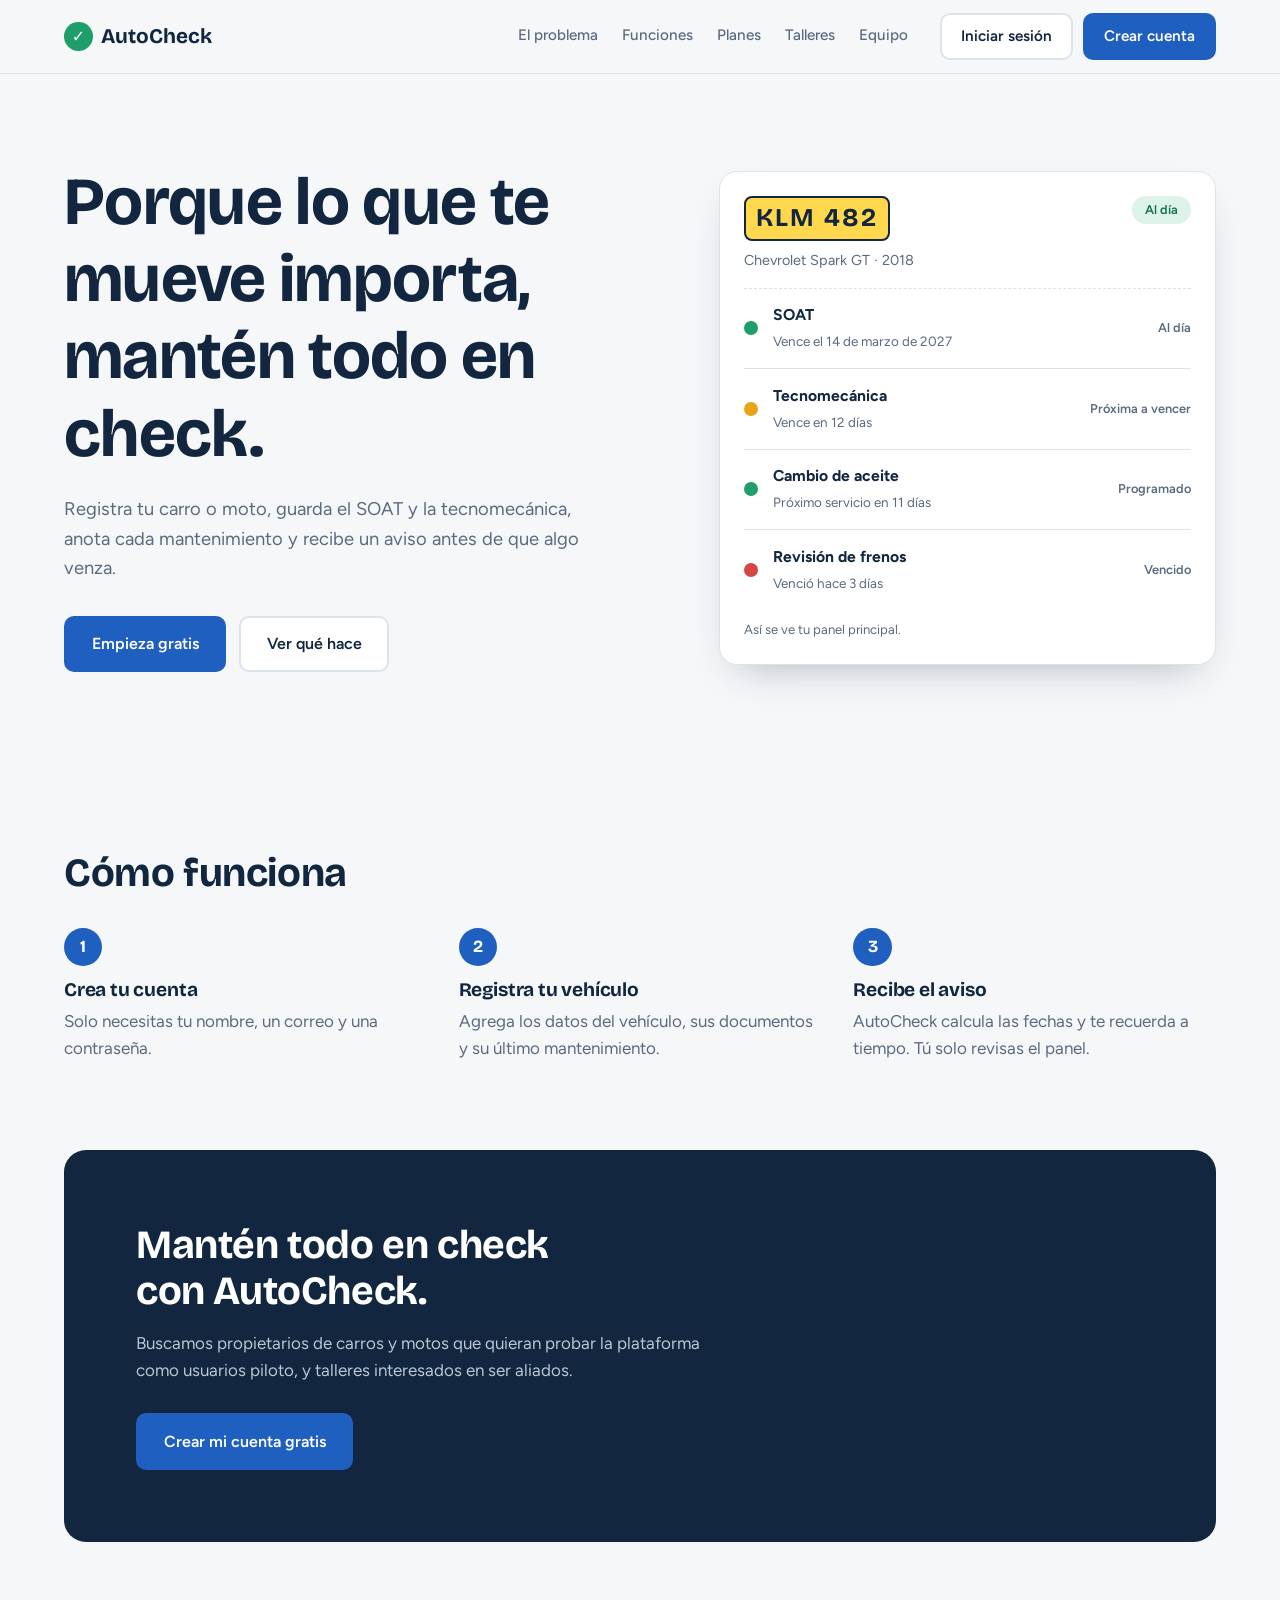
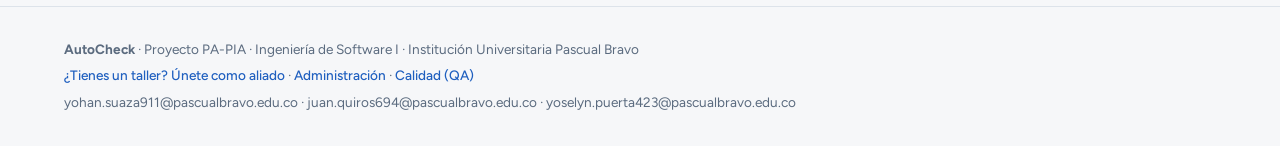
<file: index.html>
<!DOCTYPE html>
<html lang="es">
<head>
<meta charset="UTF-8">
<meta name="viewport" content="width=device-width, initial-scale=1">
<title>AutoCheck – Mantén todo en check</title>
<meta name="description" content="AutoCheck centraliza el mantenimiento y los documentos de tu carro o moto y te avisa antes de que algo venza.">
<link rel="preconnect" href="https://fonts.googleapis.com">
<link rel="preconnect" href="https://fonts.gstatic.com" crossorigin>
<link href="https://fonts.googleapis.com/css2?family=Bricolage+Grotesque:opsz,wght@12..96,500;12..96,700&family=Figtree:wght@400;500;600&display=swap" rel="stylesheet">
<link rel="stylesheet" href="styles.css">
</head>
<body class="landing">

<header class="nav nav-landing">
  <a class="logo" href="#inicio"><span class="logo-mark">✓</span>AutoCheck</a>
  <nav aria-label="Secciones">
    <a href="#problema">El problema</a>
    <a href="#funciones">Funciones</a>
    <a href="#planes">Planes</a>
    <a href="#talleres">Talleres</a>
    <a href="#equipo">Equipo</a>
  </nav>
  <div class="nav-actions">
    <a class="btn btn-ghost" href="app.html">Iniciar sesión</a>
    <a class="btn btn-solid" href="app.html#registro">Crear cuenta</a>
  </div>
</header>

<main id="inicio">

  <!-- Vista: Inicio -->
  <div class="vista" id="vista-inicio">
    <section class="hero">
      <div class="hero-text">
        <h1>Porque lo que te mueve importa, mantén todo en check.</h1>
        <p class="lead">Registra tu carro o moto, guarda el SOAT y la tecnomecánica, anota cada mantenimiento y recibe un aviso antes de que algo venza.</p>
        <div class="hero-cta">
          <a class="btn btn-solid btn-lg" href="app.html#registro">Empieza gratis</a>
          <a class="btn btn-ghost btn-lg" href="#funciones">Ver qué hace</a>
        </div>
      </div>

      <aside class="status-card" aria-label="Ejemplo del estado de un vehículo">
        <div class="status-head">
          <div>
            <p class="plate">KLM 482</p>
            <p class="car">Chevrolet Spark GT · 2018</p>
          </div>
          <span class="pill pill-ok">Al día</span>
        </div>
        <ul class="checks">
          <li><span class="dot ok"></span><div><b>SOAT</b><small>Vence el 14 de marzo de 2027</small></div><em>Al día</em></li>
          <li><span class="dot warn"></span><div><b>Tecnomecánica</b><small>Vence en 12 días</small></div><em>Próxima a vencer</em></li>
          <li><span class="dot ok"></span><div><b>Cambio de aceite</b><small>Próximo servicio en 11 días</small></div><em>Programado</em></li>
          <li><span class="dot bad"></span><div><b>Revisión de frenos</b><small>Venció hace 3 días</small></div><em>Vencido</em></li>
        </ul>
        <p class="status-note">Así se ve tu panel principal.</p>
      </aside>
    </section>

    <section class="section" id="como-funciona">
      <h2>Cómo funciona</h2>
      <ol class="steps">
        <li><h3>Crea tu cuenta</h3><p>Solo necesitas tu nombre, un correo y una contraseña.</p></li>
        <li><h3>Registra tu vehículo</h3><p>Agrega los datos del vehículo, sus documentos y su último mantenimiento.</p></li>
        <li><h3>Recibe el aviso</h3><p>AutoCheck calcula las fechas y te recuerda a tiempo. Tú solo revisas el panel.</p></li>
      </ol>
    </section>
  </div>

  <!-- Vista: El problema -->
  <div class="vista" id="vista-problema" hidden>
    <section class="section" id="problema">
      <h2>Un olvido pequeño sale caro</h2>
      <div class="problem">
        <p class="problem-intro">Casi todos llevamos el control del vehículo en recordatorios sueltos del celular, papeles guardados en la guantera o en la memoria. Cuando la información está dispersa, es fácil pasar por alto una fecha.</p>
        <ul class="costs">
          <li><b>Multas</b> por circular con el SOAT o la tecnomecánica vencidos.</li>
          <li><b>Gastos inesperados</b> por un mantenimiento que se aplazó demasiado.</li>
          <li><b>Fallas mecánicas</b> que ponen en riesgo a quien conduce.</li>
          <li><b>Tiempo perdido</b> buscando cuándo se hizo el último cambio de aceite.</li>
        </ul>
      </div>
    </section>
  </div>

  <!-- Vista: Funciones -->
  <div class="vista" id="vista-funciones" hidden>
    <section class="section band" id="funciones">
      <h2>Todo tu vehículo en un solo lugar</h2>
      <div class="features">
        <article>
          <h3>Registro de vehículos</h3>
          <p>Guarda tipo, marca, modelo, año, placa y kilometraje de tu carro o tu moto.</p>
        </article>
        <article>
          <h3>Historial de mantenimiento</h3>
          <p>Anota aceite, frenos, llantas y otros servicios. Verás el más reciente primero.</p>
        </article>
        <article>
          <h3>Control de documentos</h3>
          <p>Registra el SOAT y la tecnomecánica con su fecha de expedición y de vencimiento.</p>
        </article>
        <article>
          <h3>Recordatorios con anticipación</h3>
          <p>Te avisamos con tiempo antes de cada vencimiento y de cada mantenimiento, por notificación y por correo.</p>
        </article>
      </div>
    </section>
  </div>

  <!-- Vista: Planes -->
  <div class="vista" id="vista-planes" hidden>
    <section class="section band" id="planes">
      <h2>Empieza gratis, crece cuando lo necesites</h2>
      <div class="plans">
        <article class="plan">
          <h3>Gratis</h3>
          <p class="price">$0</p>
          <ul>
            <li>1 vehículo</li>
            <li>Mantenimientos y documentos</li>
            <li>Recordatorios básicos</li>
          </ul>
          <a class="btn btn-ghost" href="app.html#registro">Crear cuenta gratis</a>
        </article>
        <article class="plan plan-premium">
          <h3>Premium</h3>
          <p class="price">Suscripción mensual</p>
          <ul>
            <li>Varios vehículos</li>
            <li>Historial detallado</li>
            <li>Recordatorios avanzados</li>
          </ul>
          <a class="btn btn-solid" href="app.html#registro">Probar Premium</a>
        </article>
      </div>
      <p class="plans-note">Inicialmente para propietarios particulares en Colombia. Más adelante: conductores independientes, empresas con flotas y talleres aliados.</p>
    </section>
  </div>

  <!-- Vista: Talleres aliados -->
  <div class="vista" id="vista-talleres" hidden>
    <section class="section band" id="talleres">
      <h2>¿Tienes un taller? Únete como aliado</h2>
      <p class="lead">Los propietarios que tengan un mantenimiento próximo verán tu taller recomendado según los servicios que ofreces, y podrán pedir una cita contigo desde AutoCheck. Esta función hace parte de una fase futura de la plataforma.</p>
      <ol class="steps">
        <li><h3>Envía tu solicitud</h3><p>Llena el formulario con el nombre, la dirección, la ciudad, el teléfono y los servicios que ofreces.</p></li>
        <li><h3>El administrador la revisa</h3><p>AutoCheck acepta o rechaza cada solicitud antes de que el taller aparezca como aliado.</p></li>
        <li><h3>Recibe clientes</h3><p>Cuando un propietario pide una cita, el administrador la aprueba y te notificamos.</p></li>
      </ol>
      <div class="hero-cta" style="margin-top:2.5rem">
        <a class="btn btn-solid btn-lg" href="taller.html">Enviar solicitud como taller</a>
      </div>
    </section>
  </div>

  <!-- Vista: Equipo -->
  <div class="vista" id="vista-equipo" hidden>
    <section class="section" id="equipo">
      <h2>El equipo detrás de AutoCheck</h2>
      <div class="team">
        <article>
          <h3>Yohan Felipe Suaza Cano</h3>
          <p class="role">CEO</p>
          <p>Dirige el proyecto, define los objetivos y coordina las áreas. Representa a AutoCheck ante clientes, aliados e inversionistas.</p>
        </article>
        <article>
          <h3>Juan José Quiros Usma</h3>
          <p class="role">CTO</p>
          <p>Lidera el desarrollo tecnológico, elige las tecnologías y se encarga de la seguridad de la aplicación.</p>
        </article>
        <article>
          <h3>Yoselyn Puerta Vélez</h3>
          <p class="role">CMO</p>
          <p>Estudia las necesidades de los usuarios, diseña las estrategias de marketing y construye alianzas comerciales.</p>
        </article>
      </div>
    </section>
  </div>

  <!-- Llamado a la acción: se muestra al final de todas las vistas -->
  <section class="cta">
    <h2>Mantén todo en check con AutoCheck.</h2>
    <p>Buscamos propietarios de carros y motos que quieran probar la plataforma como usuarios piloto, y talleres interesados en ser aliados.</p>
    <a class="btn btn-solid btn-lg" href="app.html#registro">Crear mi cuenta gratis</a>
  </section>

</main>

<footer class="footer">
  <p><b>AutoCheck</b> · Proyecto PA-PIA · Ingeniería de Software I · Institución Universitaria Pascual Bravo</p>
  <p><a href="taller.html">¿Tienes un taller? Únete como aliado</a> · <a href="admin.html">Administración</a> · <a href="calidad.html">Calidad (QA)</a></p>
  <p>yohan.suaza911@pascualbravo.edu.co · juan.quiros694@pascualbravo.edu.co · yoselyn.puerta423@pascualbravo.edu.co</p>
</footer>

<script src="index.js"></script>
</body>
</html>
</file>
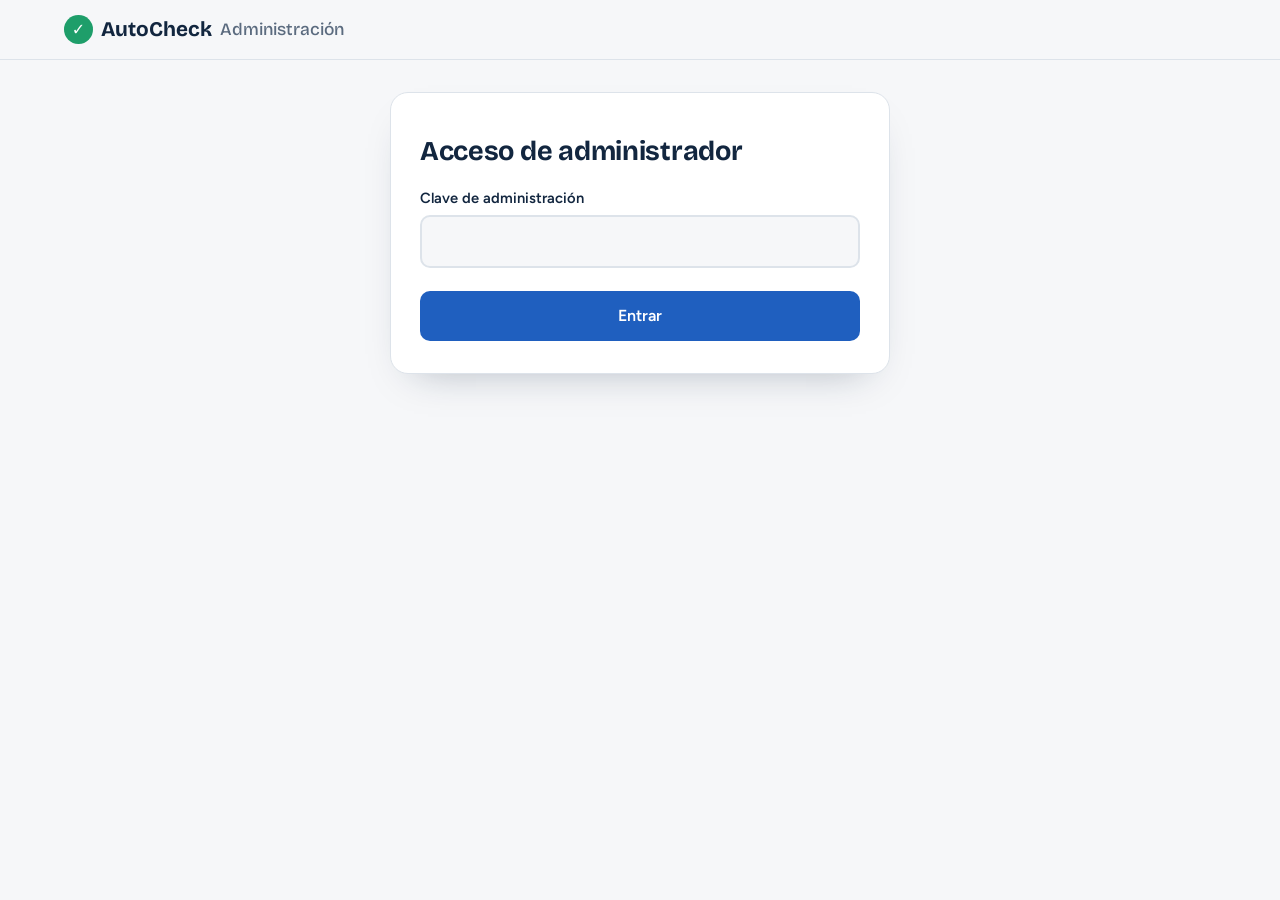
<file: admin.html>
<!DOCTYPE html>
<html lang="es">
<head>
<meta charset="UTF-8">
<meta name="viewport" content="width=device-width, initial-scale=1">
<title>AutoCheck – Administración</title>
<link rel="preconnect" href="https://fonts.googleapis.com">
<link rel="preconnect" href="https://fonts.gstatic.com" crossorigin>
<link href="https://fonts.googleapis.com/css2?family=Bricolage+Grotesque:opsz,wght@12..96,500;12..96,700&family=Figtree:wght@400;500;600&display=swap" rel="stylesheet">
<link rel="stylesheet" href="styles.css">
<link rel="stylesheet" href="app.css">
</head>
<body class="app-body">
<header class="nav">
  <button class="btn btn-ghost btn-menu" id="btn-menu" type="button" aria-controls="admin-menu" aria-expanded="true" hidden><span aria-hidden="true">☰</span> Menú</button>
  <a class="logo" href="index.html"><span class="logo-mark">✓</span>AutoCheck <small style="font-weight:500;color:var(--muted)">Administración</small></a>
  <div class="nav-actions" style="margin-left:auto"><button class="btn btn-ghost" id="btn-salir-admin" type="button" hidden>Cerrar sesión</button></div>
</header>

<main class="auth" id="admin-acceso" style="min-height:70vh">
  <div class="auth-card">
    <h1>Acceso de administrador</h1>
    <form id="form-admin" novalidate>
      <p class="form-error" id="admin-error" role="alert" hidden></p>
      <div class="field">
        <label for="admin-pin">Clave de administración</label>
        <input id="admin-pin" type="password" autocomplete="off">
      </div>
      <button class="btn btn-solid btn-lg btn-full" type="submit">Entrar</button>
    </form>
  </div>
</main>

<div class="admin-layout" id="admin-panel" hidden>

  <!-- Menú lateral -->
  <aside class="admin-menu" id="admin-menu" aria-label="Menú de administración">
    <div class="admin-menu-top">
      <span class="admin-menu-titulo">Administración</span>
      <button class="admin-menu-cerrar" id="btn-menu-cerrar" type="button" aria-label="Cerrar menú">✕</button>
    </div>
    <nav>
      <button class="menu-item" type="button" data-sec="seguridad"><span>Seguridad</span></button>
      <button class="menu-item" type="button" data-sec="datos"><span>Datos almacenados</span></button>
      <button class="menu-item" type="button" data-sec="solicitudes"><span>Solicitudes de talleres</span><span class="badge prog" id="menu-sol-badge" hidden></span></button>
      <button class="menu-item" type="button" data-sec="talleres"><span>Talleres aliados</span></button>
      <button class="menu-item" type="button" data-sec="citas"><span>Citas en talleres</span><span class="badge prog" id="menu-cita-badge" hidden></span></button>
      <button class="menu-item" type="button" data-sec="respaldo"><span>Copia de respaldo</span></button>
    </nav>
  </aside>
  <div class="admin-fondo" id="admin-fondo"></div>

  <!-- Contenido -->
  <main class="admin-main">

    <!-- Seguridad -->
    <section class="admin-sec" id="sec-seguridad">
      <h1>Seguridad</h1>
      <p class="lead">Estado de seguridad del sistema. Es una vista de prototipo: los datos viven en este navegador.</p>
      <div id="admin-estado" class="historial"></div>
    </section>

    <!-- Datos almacenados -->
    <section class="admin-sec" id="sec-datos" hidden>
      <h1>Datos almacenados</h1>
      <p class="detalle-txt">Haz clic en un recuadro para ver el detalle de esos datos.</p>
      <dl class="ficha" id="admin-conteos"></dl>

      <!-- Detalle de la colección elegida (los usuarios se pueden editar) -->
      <section id="admin-detalle" class="bloque" hidden>
        <div class="panel-top">
          <h2 class="sub" id="detalle-titulo" style="margin:0"></h2>
          <button class="btn btn-ghost" id="btn-cerrar-detalle" type="button">Cerrar detalle</button>
        </div>
        <p class="ok-msg" id="ua-ok" role="status" hidden>Datos del usuario actualizados y operación registrada.</p>

        <form id="form-usuario-admin" class="card-form" novalidate hidden>
          <h3>Editar usuario</h3>
          <div class="grid2">
            <div class="field">
              <label for="au-nombre">Nombre</label>
              <input id="au-nombre" type="text" maxlength="50">
              <p class="field-error" data-for="au-nombre"></p>
            </div>
            <div class="field">
              <label for="au-apellido">Apellido</label>
              <input id="au-apellido" type="text" maxlength="50">
              <p class="field-error" data-for="au-apellido"></p>
            </div>
            <div class="field">
              <label for="au-tipodoc">Tipo de documento</label>
              <select id="au-tipodoc">
                <option value="CC">Cédula de ciudadanía</option>
                <option value="CE">Cédula de extranjería</option>
                <option value="TI">Tarjeta de identidad</option>
                <option value="PA">Pasaporte</option>
              </select>
            </div>
            <div class="field">
              <label for="au-documento">Número de documento</label>
              <input id="au-documento" type="text">
              <p class="field-error" data-for="au-documento"></p>
            </div>
            <div class="field">
              <label for="au-correo">Correo electrónico</label>
              <input id="au-correo" type="email">
              <p class="field-error" data-for="au-correo"></p>
            </div>
            <div class="field">
              <label for="au-tel">Teléfono (opcional)</label>
              <input id="au-tel" type="tel" inputmode="numeric">
              <p class="field-error" data-for="au-tel"></p>
            </div>
            <div class="field">
              <label for="au-plan">Plan</label>
              <select id="au-plan"><option value="gratis">Gratis</option><option value="premium">Premium</option></select>
            </div>
          </div>
          <div class="acciones">
            <button class="btn btn-solid" type="submit">Guardar cambios</button>
            <button class="btn btn-ghost" id="btn-cancelar-ua" type="button">Cancelar</button>
          </div>
        </form>

        <div id="detalle-lista" class="historial"></div>
      </section>
    </section>

    <!-- Solicitudes de talleres -->
    <section class="admin-sec" id="sec-solicitudes" hidden>
      <div class="panel-top">
        <h1>Solicitudes de talleres <span class="badge prog" id="sol-badge"></span></h1>
      </div>
      <div id="admin-solicitudes" class="historial"></div>
    </section>

    <!-- Talleres aliados -->
    <section class="admin-sec" id="sec-talleres" hidden>
      <div class="panel-top">
        <h1>Talleres aliados</h1>
        <a class="btn btn-ghost" href="taller.html">Ver formulario de solicitud</a>
      </div>
      <div id="admin-talleres" class="historial"></div>
    </section>

    <!-- Citas en talleres -->
    <section class="admin-sec" id="sec-citas" hidden>
      <div class="panel-top">
        <h1>Citas en talleres <span class="badge prog" id="cita-badge"></span></h1>
      </div>
      <p class="lead">Los propietarios piden citas en los talleres aliados y las solicitudes llegan aquí. Puedes aprobarlas tal como llegan, cambiarlas (taller, fecha u hora) o rechazarlas. Al aprobar, se notifica al taller.</p>
      <p class="ok-msg" id="cita-ok" role="status" hidden></p>

      <form id="form-cita-admin" class="card-form" novalidate hidden>
        <h3 id="cita-form-titulo">Cambiar cita</h3>
        <p class="detalle-txt" id="cita-form-resumen"></p>
        <div class="grid2">
          <div class="field">
            <label for="ca-taller">Taller</label>
            <select id="ca-taller"></select>
            <p class="field-error" data-for="ca-taller"></p>
          </div>
          <div class="field">
            <label for="ca-fecha">Fecha</label>
            <input id="ca-fecha" type="date">
            <p class="field-error" data-for="ca-fecha"></p>
          </div>
          <div class="field">
            <label for="ca-hora">Hora</label>
            <input id="ca-hora" type="time" min="07:00" max="18:00">
            <p class="field-error" data-for="ca-hora"></p>
          </div>
        </div>
        <div class="field">
          <label for="ca-nota">Mensaje para el propietario (opcional)</label>
          <textarea id="ca-nota" rows="3" maxlength="300"></textarea>
          <p class="hint">Máximo 300 caracteres.</p>
        </div>
        <div class="acciones">
          <button class="btn btn-solid" type="submit">Aprobar con estos datos</button>
          <button class="btn btn-ghost" id="btn-cancelar-ca" type="button">Cancelar</button>
        </div>
      </form>

      <div id="admin-citas" class="historial"></div>
    </section>

    <!-- Copia de respaldo -->
    <section class="admin-sec" id="sec-respaldo" hidden>
      <h1>Copia de respaldo</h1>
      <p class="lead">Descarga un archivo con todos los datos de AutoCheck guardados en este navegador.</p>
      <p class="ok-msg" id="respaldo-ok" role="status" hidden></p>
      <p class="form-error" id="respaldo-error" role="alert" hidden></p>
      <button class="btn btn-solid" id="btn-respaldo" type="button">Generar copia de respaldo</button>
      <h2 class="sub">Registro de operaciones</h2>
      <div id="admin-log" class="historial"></div>
    </section>

  </main>
</div>
<script src="admin.js"></script>
</body>
</html>
</file>
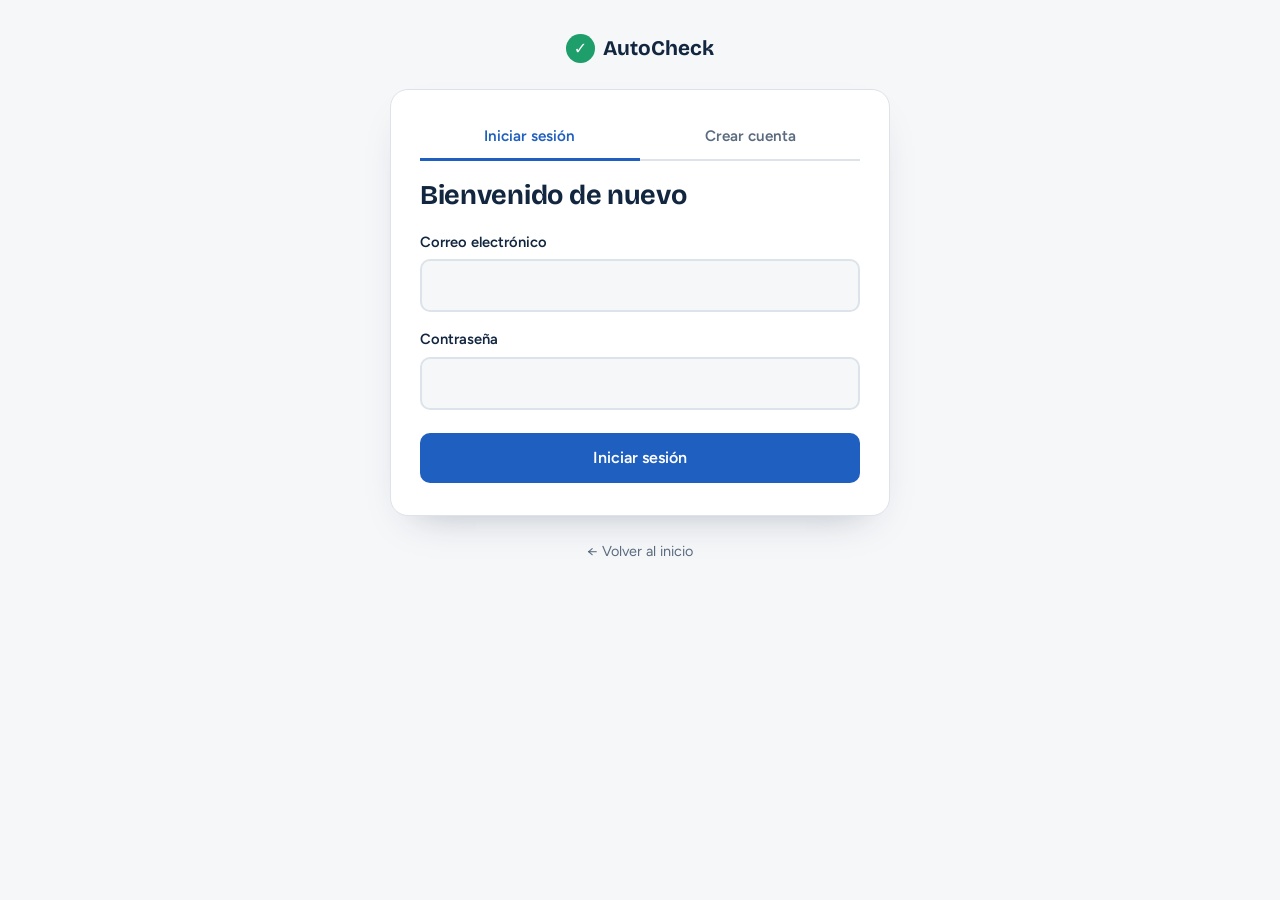
<file: app.html>
<!DOCTYPE html>
<html lang="es">
<head>
<meta charset="UTF-8">
<meta name="viewport" content="width=device-width, initial-scale=1">
<title>AutoCheck – Mi cuenta</title>
<link rel="preconnect" href="https://fonts.googleapis.com">
<link rel="preconnect" href="https://fonts.gstatic.com" crossorigin>
<link href="https://fonts.googleapis.com/css2?family=Bricolage+Grotesque:opsz,wght@12..96,500;12..96,700&family=Figtree:wght@400;500;600&display=swap" rel="stylesheet">
<link rel="stylesheet" href="styles.css">
<link rel="stylesheet" href="app.css">
</head>
<body class="app-body">

<!-- Vista: acceso (CU-01 Registrarse, CU-02 Iniciar sesión) -->
<main id="vista-auth" class="auth" hidden>
  <a class="logo" href="index.html"><span class="logo-mark">✓</span>AutoCheck</a>

  <div class="auth-card">
    <div class="tabs" role="tablist">
      <button role="tab" id="tab-login" aria-controls="form-login" class="tab">Iniciar sesión</button>
      <button role="tab" id="tab-registro" aria-controls="form-registro" class="tab">Crear cuenta</button>
    </div>

    <form id="form-login" role="tabpanel" aria-labelledby="tab-login" novalidate>
      <h1>Bienvenido de nuevo</h1>
      <p class="form-error" id="login-error" role="alert" hidden></p>
      <div class="field">
        <label for="login-correo">Correo electrónico</label>
        <input id="login-correo" type="email" autocomplete="email" required>
      </div>
      <div class="field">
        <label for="login-clave">Contraseña</label>
        <input id="login-clave" type="password" autocomplete="current-password" required>
      </div>
      <button class="btn btn-solid btn-lg btn-full" type="submit">Iniciar sesión</button>
    </form>

    <form id="form-registro" role="tabpanel" aria-labelledby="tab-registro" novalidate hidden>
      <h1>Crea tu cuenta gratis</h1>
      <p class="form-error" id="registro-error" role="alert" hidden></p>
      <div class="grid2">
        <div class="field">
          <label for="reg-nombre">Nombre</label>
          <input id="reg-nombre" type="text" maxlength="50" autocomplete="given-name" required>
          <p class="field-error" data-for="reg-nombre"></p>
        </div>
        <div class="field">
          <label for="reg-apellido">Apellido</label>
          <input id="reg-apellido" type="text" maxlength="50" autocomplete="family-name" required>
          <p class="field-error" data-for="reg-apellido"></p>
        </div>
      </div>
      <div class="field">
        <label for="reg-tipodoc">Tipo de documento</label>
        <select id="reg-tipodoc">
          <option value="CC">Cédula de ciudadanía</option>
          <option value="CE">Cédula de extranjería</option>
          <option value="TI">Tarjeta de identidad</option>
          <option value="PA">Pasaporte</option>
        </select>
      </div>
      <div class="field">
        <label for="reg-documento">Número de documento</label>
        <input id="reg-documento" type="text" required>
        <p class="field-error" data-for="reg-documento"></p>
      </div>
      <div class="field">
        <label for="reg-correo">Correo electrónico</label>
        <input id="reg-correo" type="email" autocomplete="email" required>
        <p class="field-error" data-for="reg-correo"></p>
      </div>
      <div class="field">
        <label for="reg-telefono">Teléfono (opcional)</label>
        <input id="reg-telefono" type="tel" inputmode="numeric" autocomplete="tel">
        <p class="field-error" data-for="reg-telefono"></p>
      </div>
      <div class="field">
        <label for="reg-clave">Contraseña</label>
        <input id="reg-clave" type="password" minlength="8" autocomplete="new-password" required>
        <p class="hint">Mínimo 8 caracteres.</p>
        <p class="field-error" data-for="reg-clave"></p>
      </div>
      <button class="btn btn-solid btn-lg btn-full" type="submit">Crear cuenta</button>
    </form>
  </div>
  <p class="auth-foot"><a href="index.html">← Volver al inicio</a></p>
</main>

<!-- Vista: panel principal (se completa en los siguientes pasos) -->
<div id="vista-panel" hidden>
  <header class="nav">
    <a class="logo" href="app.html"><span class="logo-mark">✓</span>AutoCheck</a>
    <div class="nav-actions" style="margin-left:auto">
      <span class="pill pill-plan" id="panel-plan"></span>
      <button class="btn btn-ghost" id="btn-perfil" type="button">Mi perfil</button>
      <button class="btn btn-ghost" id="btn-salir" type="button">Cerrar sesión</button>
    </div>
  </header>
  <main class="panel">
    <!-- Lista: CU-04 Consultar vehículo -->
    <section id="sec-lista">
      <div class="panel-top">
        <h1 id="panel-saludo"></h1>
        <button class="btn btn-solid" id="btn-agregar" type="button">Agregar vehículo</button>
      </div>
      <div class="form-error aviso" id="limite-aviso" role="alert" hidden>
        <p>El plan gratuito permite registrar 1 vehículo. La gestión de varios vehículos es parte del plan Premium.</p>
        <button class="btn btn-solid" id="btn-premium" type="button">Activar Premium de prueba</button>
      </div>
      <div class="alerta" id="alerta-doc" role="status" hidden></div>
      <div class="alerta" id="alerta-citas" role="status" hidden></div>
      <h2 class="sub">Mis vehículos</h2>
      <div id="lista-vehiculos" class="vehiculos"></div>
      <section id="vacio" class="empty">
        <h2>Aún no tienes vehículos</h2>
        <p>Registra tu primer carro o moto para empezar a llevar el control.</p>
        <button class="btn btn-solid" id="btn-agregar-vacio" type="button">Agregar vehículo</button>
      </section>

      <!-- CU-09 / CU-10: recordatorios -->
      <section class="bloque" id="bandeja">
        <div class="panel-top">
          <h2 class="sub">Recordatorios</h2>
          <button class="btn btn-ghost" id="btn-avisos" type="button" hidden>Activar avisos del navegador</button>
        </div>
        <p class="detalle-txt">Avisamos con anticipación: documentos a 30, 15 y 5 días del vencimiento; mantenimientos a 15 y 5 días. El correo se simula en esta bandeja.</p>
        <div id="lista-rec" class="historial"></div>
      </section>

      <!-- Citas en talleres: el propietario ve la respuesta del administrador -->
      <section class="bloque" id="bloque-citas-panel">
        <div class="panel-top">
          <h2 class="sub">Mis citas en talleres</h2>
        </div>
        <p class="detalle-txt">Pide una cita desde la ficha de tu vehículo. El administrador de AutoCheck la revisa y la aprueba o la cambia; aquí ves la respuesta.</p>
        <div id="lista-citas-panel" class="historial"></div>
      </section>
    </section>

    <!-- Perfil: el usuario consulta y edita sus datos -->
    <section id="sec-perfil" hidden>
      <button class="link-back" id="btn-volver-perfil" type="button">← Mis vehículos</button>
      <h1>Mi perfil</h1>
      <form id="form-perfil" class="card-form" novalidate>
        <p class="ok-msg" id="perfil-ok" role="status" hidden>Tus datos se actualizaron.</p>
        <div class="grid2">
          <div class="field">
            <label for="p-nombre">Nombre</label>
            <input id="p-nombre" type="text" maxlength="50">
            <p class="field-error" data-for="p-nombre"></p>
          </div>
          <div class="field">
            <label for="p-apellido">Apellido</label>
            <input id="p-apellido" type="text" maxlength="50">
            <p class="field-error" data-for="p-apellido"></p>
          </div>
          <div class="field">
            <label for="p-tipodoc">Tipo de documento</label>
            <select id="p-tipodoc">
              <option value="CC">Cédula de ciudadanía</option>
              <option value="CE">Cédula de extranjería</option>
              <option value="TI">Tarjeta de identidad</option>
              <option value="PA">Pasaporte</option>
            </select>
          </div>
          <div class="field">
            <label for="p-documento">Número de documento</label>
            <input id="p-documento" type="text">
            <p class="field-error" data-for="p-documento"></p>
          </div>
          <div class="field">
            <label for="p-correo">Correo electrónico</label>
            <input id="p-correo" type="email">
            <p class="field-error" data-for="p-correo"></p>
          </div>
          <div class="field">
            <label for="p-tel">Teléfono (opcional)</label>
            <input id="p-tel" type="tel" inputmode="numeric">
            <p class="field-error" data-for="p-tel"></p>
          </div>
        </div>
        <button class="btn btn-solid btn-lg" type="submit">Guardar cambios</button>
      </form>
    </section>

    <!-- Formulario: CU-03 Registrar vehículo -->
    <section id="sec-form" hidden>
      <button class="link-back" id="btn-cancelar" type="button">← Cancelar</button>
      <h1 id="veh-titulo">Agregar vehículo</h1>
      <form id="form-vehiculo" class="card-form" novalidate>
        <p class="form-error" id="vehiculo-error" role="alert" hidden></p>
        <div class="field">
          <label for="v-tipo">Tipo de vehículo</label>
          <select id="v-tipo"><option value="carro">Carro</option><option value="moto">Moto</option></select>
        </div>
        <div class="grid2">
          <div class="field">
            <label for="v-marca">Marca</label>
            <input id="v-marca" type="text" placeholder="Chevrolet">
            <p class="field-error" data-for="v-marca"></p>
          </div>
          <div class="field">
            <label for="v-modelo">Modelo</label>
            <input id="v-modelo" type="text" placeholder="Spark GT">
            <p class="field-error" data-for="v-modelo"></p>
          </div>
          <div class="field">
            <label for="v-anio">Año de fabricación</label>
            <input id="v-anio" type="number" placeholder="2018">
            <p class="field-error" data-for="v-anio"></p>
          </div>
          <div class="field">
            <label for="v-placa">Placa</label>
            <input id="v-placa" type="text" maxlength="7" placeholder="AAA123" autocapitalize="characters">
            <p class="hint" id="placa-hint">Carro: 3 letras y 3 números (AAA123).</p>
            <p class="field-error" data-for="v-placa"></p>
          </div>
        </div>
        <div class="field">
          <label for="v-km">Kilometraje actual</label>
          <input id="v-km" type="number" placeholder="45000">
          <p class="hint">En kilómetros.</p>
          <p class="field-error" data-for="v-km"></p>
        </div>
        <button class="btn btn-solid btn-lg" id="btn-guardar-veh" type="submit">Guardar vehículo</button>
      </form>
    </section>

    <!-- Ficha: CU-04 Consultar vehículo -->
    <section id="sec-ficha" hidden>
      <button class="link-back" id="btn-volver" type="button">← Mis vehículos</button>
      <div class="ficha-head"><span class="plate" id="ficha-placa"></span><h1 id="ficha-titulo"></h1></div>
      <div class="acciones" style="margin-bottom:1.2rem">
        <button class="btn btn-ghost" id="btn-editar-veh" type="button">Editar vehículo</button>
        <button class="btn btn-ghost btn-danger" id="btn-eliminar-veh" type="button">Eliminar vehículo</button>
      </div>
      <dl class="ficha" id="ficha-datos"></dl>

      <!-- CU-05 Registrar mantenimiento / CU-06 Consultar historial -->
      <section class="bloque" id="bloque-mant">
        <div class="panel-top">
          <h2 class="sub">Mantenimiento</h2>
          <button class="btn btn-solid" id="btn-nuevo-servicio" type="button">Registrar mantenimiento</button>
        </div>
        <p class="ok-msg" id="servicio-ok" role="status" hidden>Mantenimiento guardado exitosamente.</p>

        <form id="form-servicio" class="card-form" novalidate hidden>
          <p class="form-error" id="servicio-error" role="alert" hidden></p>
          <div class="grid2">
            <div class="field">
              <label for="m-tipo">Tipo de servicio</label>
              <select id="m-tipo">
                <option value="Cambio de aceite">Cambio de aceite</option>
                <option value="Frenos">Frenos</option>
                <option value="Llantas">Llantas</option>
                <option value="Motor">Motor</option>
                <option value="Otro">Otro</option>
              </select>
            </div>
            <div class="field">
              <label for="m-fecha">Fecha de realización</label>
              <input id="m-fecha" type="date">
              <p class="field-error" data-for="m-fecha"></p>
            </div>
            <div class="field">
              <label for="m-km">Kilometraje del servicio</label>
              <input id="m-km" type="number" placeholder="45000">
              <p class="field-error" data-for="m-km"></p>
            </div>
            <div class="field">
              <label for="m-costo">Costo (opcional)</label>
              <input id="m-costo" type="number" step="any" placeholder="120000">
              <p class="hint">En pesos colombianos.</p>
              <p class="field-error" data-for="m-costo"></p>
            </div>
            <div class="field">
              <label for="m-proximo">Fecha del próximo servicio</label>
              <input id="m-proximo" type="date">
              <p class="field-error" data-for="m-proximo"></p>
            </div>
          </div>
          <div class="field">
            <label for="m-obs">Observaciones (opcional)</label>
            <textarea id="m-obs" rows="3" maxlength="300"></textarea>
            <p class="hint">Máximo 300 caracteres.</p>
          </div>
          <div class="acciones">
            <button class="btn btn-solid" id="btn-guardar-serv" type="submit">Guardar mantenimiento</button>
            <button class="btn btn-ghost" id="btn-cancelar-servicio" type="button">Cancelar</button>
          </div>
        </form>

        <p class="detalle-txt" id="prom-km" hidden></p>
        <div id="lista-servicios" class="historial"></div>
        <p class="empty soon" id="sin-servicios">Sin servicios registrados. Registra el último mantenimiento de este vehículo para empezar el historial.</p>
      </section>

      <!-- CU-14 Consultar talleres recomendados (fase futura) -->
      <section class="talleres-rec" id="bloque-talleres" hidden>
        <h2 class="sub">Talleres recomendados</h2>
        <p class="detalle-txt" id="talleres-intro"></p>
        <div id="lista-talleres" class="historial"></div>
      </section>

      <!-- Citas en taller: la solicitud la revisa el administrador -->
      <section class="bloque" id="bloque-citas">
        <div class="panel-top">
          <h2 class="sub">Citas en taller</h2>
          <button class="btn btn-solid" id="btn-nueva-cita" type="button">Agendar cita</button>
        </div>
        <p class="ok-msg" id="cita-ok" role="status" hidden>Solicitud enviada. El administrador la revisará y te responderá aquí.</p>

        <form id="form-cita" class="card-form" novalidate hidden>
          <p class="form-error" id="cita-error" role="alert" hidden></p>
          <div class="grid2">
            <div class="field">
              <label for="c-servicio">Servicio que necesitas</label>
              <select id="c-servicio"></select>
            </div>
            <div class="field">
              <label for="c-taller">Taller aliado</label>
              <select id="c-taller"></select>
              <p class="hint" id="c-taller-hint"></p>
              <p class="field-error" data-for="c-taller"></p>
            </div>
            <div class="field">
              <label for="c-fecha">Fecha preferida</label>
              <input id="c-fecha" type="date">
              <p class="field-error" data-for="c-fecha"></p>
            </div>
            <div class="field">
              <label for="c-hora">Hora preferida</label>
              <input id="c-hora" type="time" min="07:00" max="18:00">
              <p class="hint">Entre las 7:00 a. m. y las 6:00 p. m.</p>
              <p class="field-error" data-for="c-hora"></p>
            </div>
          </div>
          <div class="field">
            <label for="c-obs">Cuéntale al taller qué necesitas (opcional)</label>
            <textarea id="c-obs" rows="3" maxlength="300"></textarea>
            <p class="hint">Máximo 300 caracteres.</p>
          </div>
          <div class="acciones">
            <button class="btn btn-solid" type="submit">Enviar solicitud</button>
            <button class="btn btn-ghost" id="btn-cancelar-cita" type="button">Cancelar</button>
          </div>
        </form>

        <div id="lista-citas" class="historial"></div>
        <p class="empty soon" id="sin-citas">Este vehículo no tiene citas. Pulsa «Agendar cita» para pedir una en un taller aliado.</p>
      </section>

      <!-- CU-07 Registrar documentación / CU-08 Consultar documentación -->
      <section class="bloque" id="bloque-docs">
        <div class="panel-top">
          <h2 class="sub">Documentos</h2>
          <button class="btn btn-solid" id="btn-nuevo-doc" type="button">Registrar documento</button>
        </div>
        <p class="ok-msg" id="doc-ok" role="status" hidden>Documento registrado.</p>

        <form id="form-documento" class="card-form" novalidate hidden>
          <p class="form-error" id="documento-error" role="alert" hidden></p>
          <div class="grid2">
            <div class="field">
              <label for="d-tipo">Tipo de documento</label>
              <select id="d-tipo">
                <option value="SOAT">SOAT</option>
                <option value="Tecnomecánica">Tecnomecánica</option>
              </select>
            </div>
            <div class="field">
              <label for="d-numero">Número del documento</label>
              <input id="d-numero" type="text">
              <p class="field-error" data-for="d-numero"></p>
            </div>
            <div class="field">
              <label for="d-entidad">Entidad expedidora</label>
              <input id="d-entidad" type="text" placeholder="Aseguradora o centro de diagnóstico">
              <p class="field-error" data-for="d-entidad"></p>
            </div>
            <div class="field">
              <label for="d-expedicion">Fecha de expedición</label>
              <input id="d-expedicion" type="date">
              <p class="field-error" data-for="d-expedicion"></p>
            </div>
            <div class="field">
              <label for="d-vencimiento">Fecha de vencimiento</label>
              <input id="d-vencimiento" type="date">
              <p class="field-error" data-for="d-vencimiento"></p>
            </div>
            <div class="field">
              <label for="d-archivo">Archivo del documento (opcional)</label>
              <input id="d-archivo" type="file" accept="image/*,application/pdf">
              <p class="hint" id="d-archivo-actual">Foto o PDF de hasta 1 MB.</p>
              <p class="field-error" data-for="d-archivo"></p>
            </div>
          </div>
          <div class="acciones">
            <button class="btn btn-solid" id="btn-guardar-doc" type="submit">Guardar documento</button>
            <button class="btn btn-ghost" id="btn-cancelar-doc" type="button">Cancelar</button>
          </div>
        </form>

        <div id="lista-docs" class="historial"></div>
        <p class="empty soon" id="sin-docs">Este vehículo no tiene documentos. Registra el SOAT o la tecnomecánica para controlar su vencimiento.</p>
      </section>
    </section>
  </main>
</div>

<script src="app.js"></script>
</body>
</html>
</file>
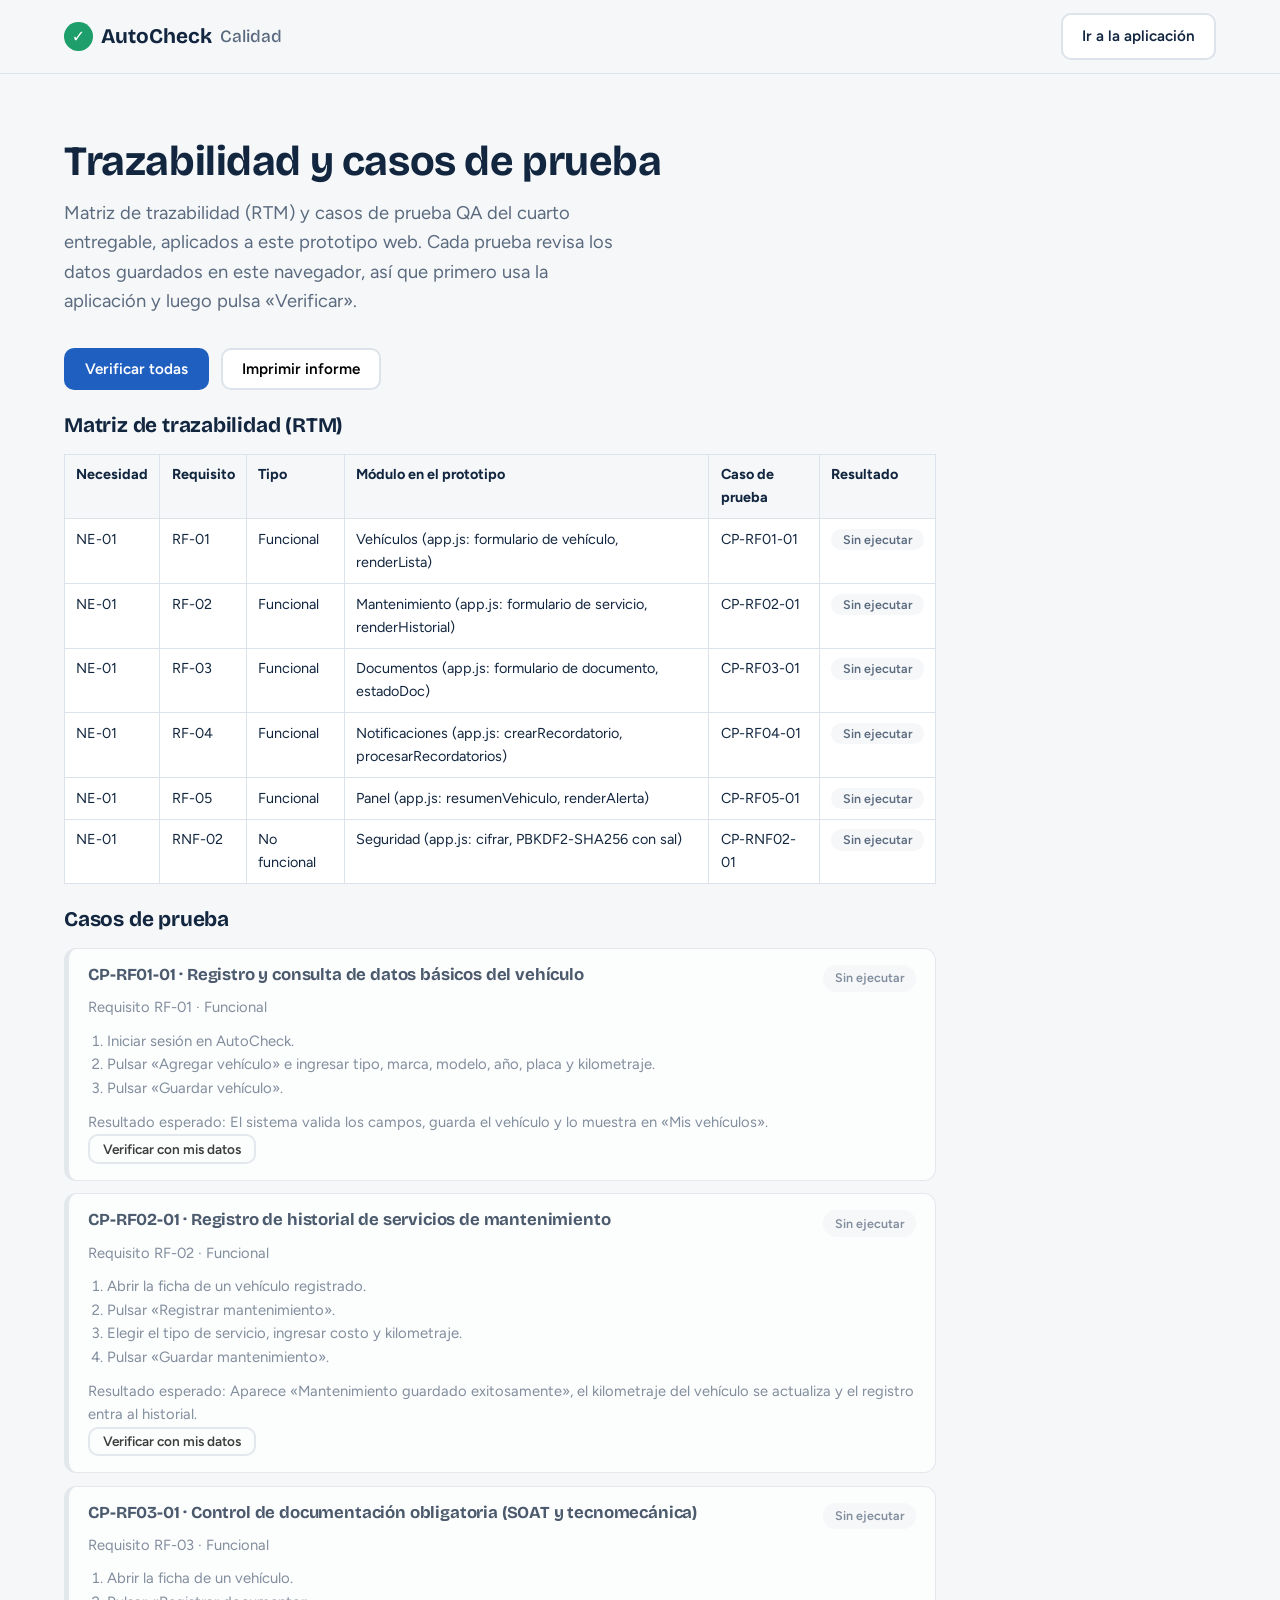
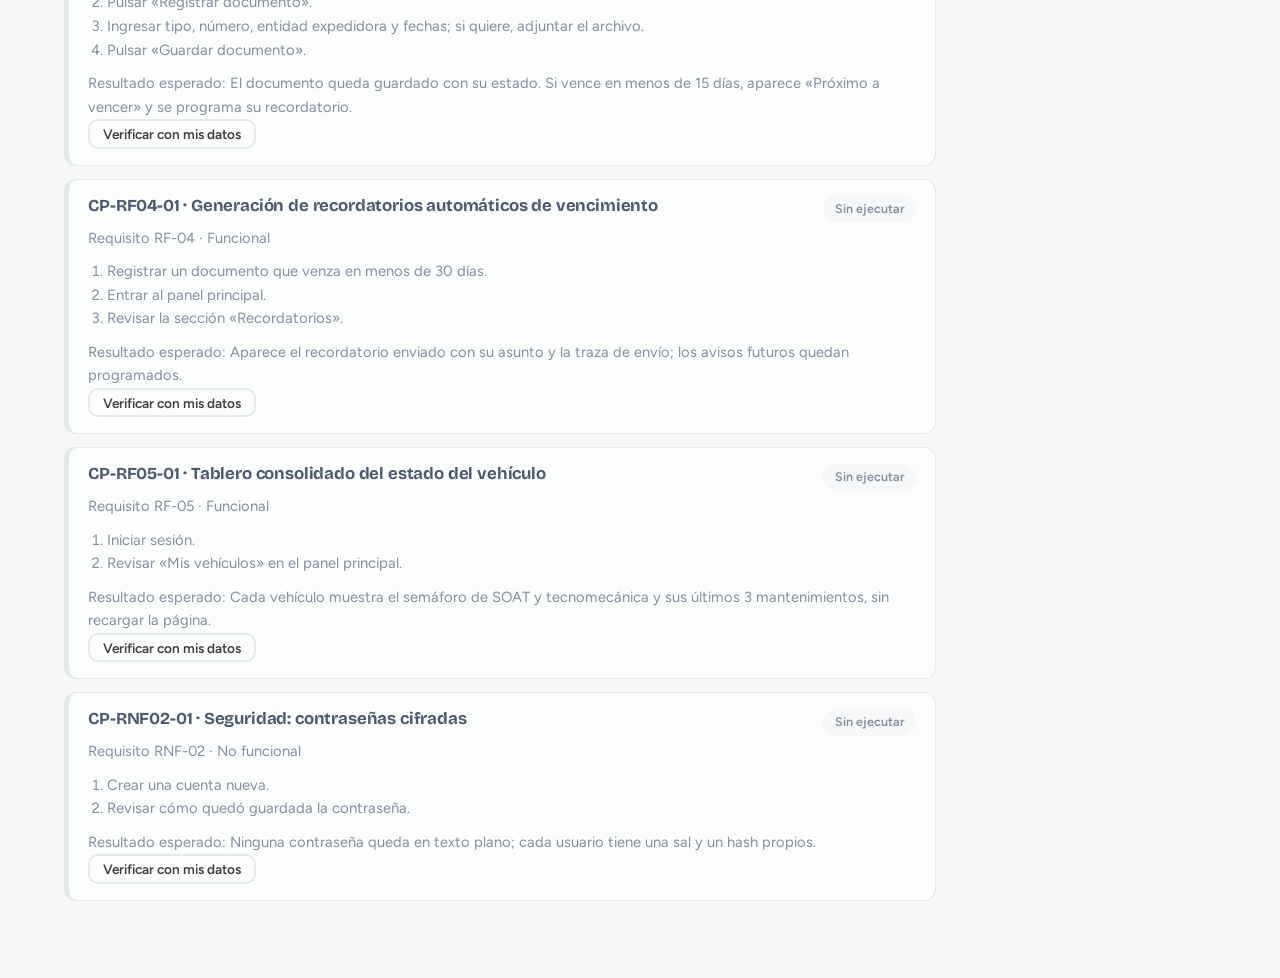
<file: calidad.html>
<!DOCTYPE html>
<html lang="es">
<head>
<meta charset="UTF-8">
<meta name="viewport" content="width=device-width, initial-scale=1">
<title>AutoCheck – Trazabilidad y calidad</title>
<link rel="preconnect" href="https://fonts.googleapis.com">
<link rel="preconnect" href="https://fonts.gstatic.com" crossorigin>
<link href="https://fonts.googleapis.com/css2?family=Bricolage+Grotesque:opsz,wght@12..96,500;12..96,700&family=Figtree:wght@400;500;600&display=swap" rel="stylesheet">
<link rel="stylesheet" href="styles.css">
<link rel="stylesheet" href="app.css">
</head>
<body class="app-body">
<header class="nav">
  <a class="logo" href="index.html"><span class="logo-mark">✓</span>AutoCheck <small style="font-weight:500;color:var(--muted)">Calidad</small></a>
  <div class="nav-actions no-print" style="margin-left:auto"><a class="btn btn-ghost" href="app.html">Ir a la aplicación</a></div>
</header>
<main class="panel" style="max-width:1000px">
  <h1>Trazabilidad y casos de prueba</h1>
  <p class="lead">Matriz de trazabilidad (RTM) y casos de prueba QA del cuarto entregable, aplicados a este prototipo web. Cada prueba revisa los datos guardados en este navegador, así que primero usa la aplicación y luego pulsa «Verificar».</p>

  <div class="acciones no-print" style="margin-bottom:1.5rem">
    <button class="btn btn-solid" id="btn-todas" type="button">Verificar todas</button>
    <button class="btn btn-ghost" id="btn-imprimir" type="button">Imprimir informe</button>
  </div>

  <h2 class="sub">Matriz de trazabilidad (RTM)</h2>
  <div class="tabla-wrap">
    <table class="tabla">
      <thead><tr><th>Necesidad</th><th>Requisito</th><th>Tipo</th><th>Módulo en el prototipo</th><th>Caso de prueba</th><th>Resultado</th></tr></thead>
      <tbody id="rtm"></tbody>
    </table>
  </div>

  <h2 class="sub">Casos de prueba</h2>
  <div id="casos" class="historial"></div>
</main>
<script src="calidad.js"></script>
</body>
</html>
</file>
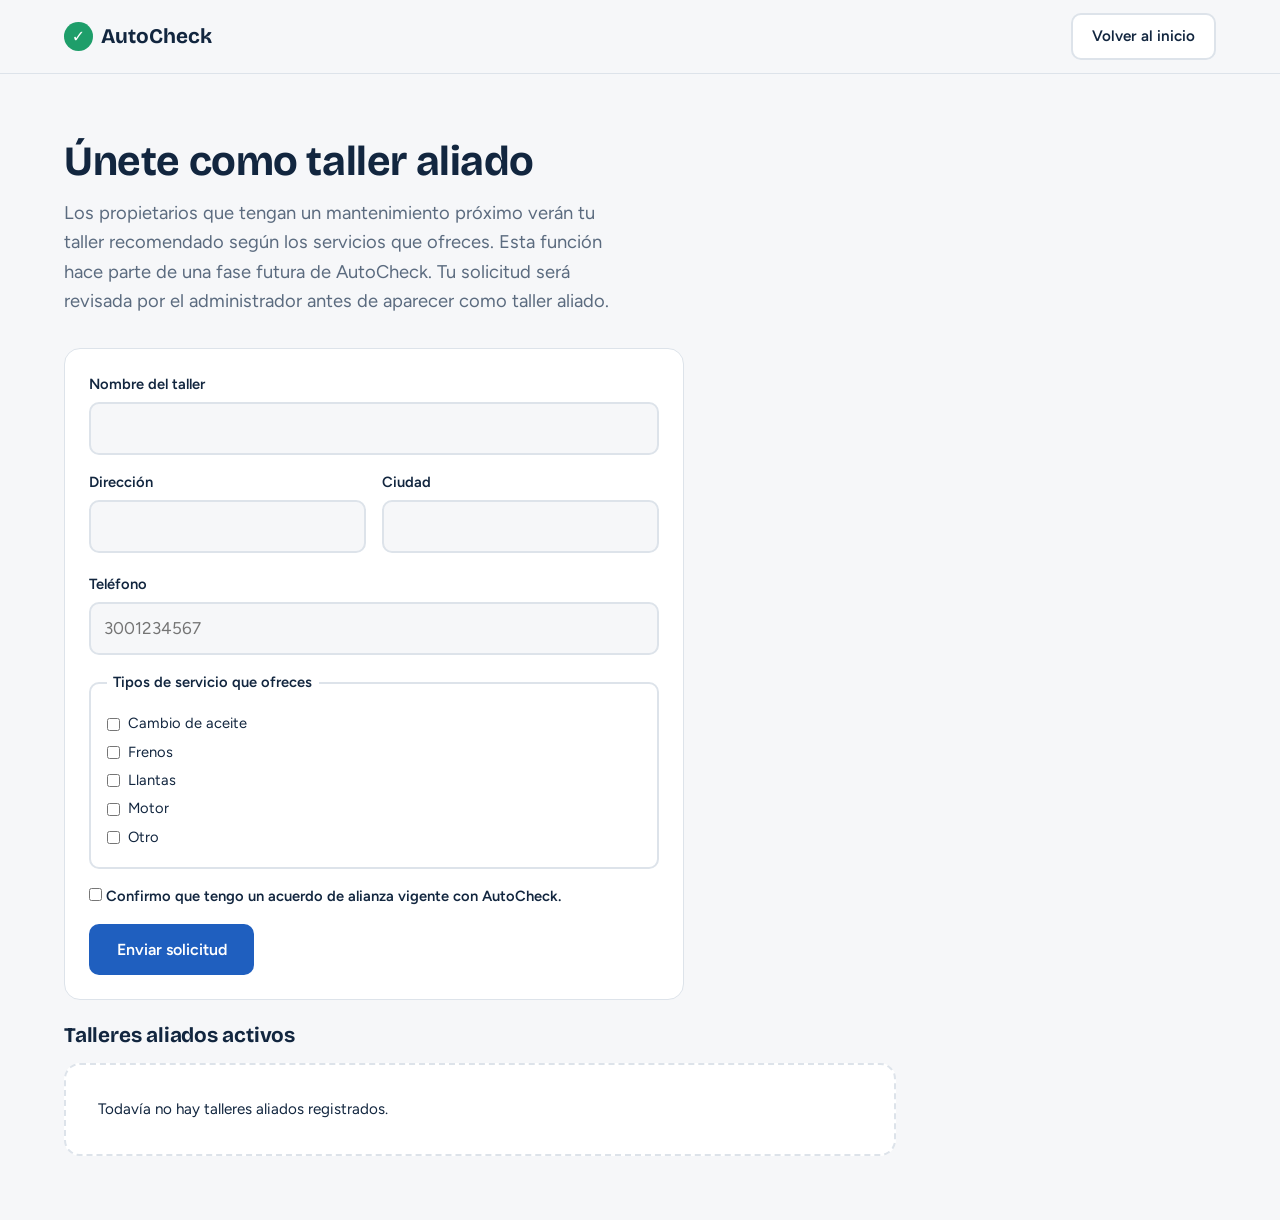
<file: taller.html>
<!DOCTYPE html>
<html lang="es">
<head>
<meta charset="UTF-8">
<meta name="viewport" content="width=device-width, initial-scale=1">
<title>AutoCheck – Talleres aliados</title>
<link rel="preconnect" href="https://fonts.googleapis.com">
<link rel="preconnect" href="https://fonts.gstatic.com" crossorigin>
<link href="https://fonts.googleapis.com/css2?family=Bricolage+Grotesque:opsz,wght@12..96,500;12..96,700&family=Figtree:wght@400;500;600&display=swap" rel="stylesheet">
<link rel="stylesheet" href="styles.css">
<link rel="stylesheet" href="app.css">
</head>
<body class="app-body">
<header class="nav">
  <a class="logo" href="index.html"><span class="logo-mark">✓</span>AutoCheck</a>
  <div class="nav-actions" style="margin-left:auto"><a class="btn btn-ghost" href="index.html">Volver al inicio</a></div>
</header>
<main class="panel">
  <h1>Únete como taller aliado</h1>
  <p class="lead">Los propietarios que tengan un mantenimiento próximo verán tu taller recomendado según los servicios que ofreces. Esta función hace parte de una fase futura de AutoCheck. Tu solicitud será revisada por el administrador antes de aparecer como taller aliado.</p>

  <form id="form-taller" class="card-form" novalidate>
    <p class="ok-msg" id="taller-ok" role="status" hidden>Solicitud enviada. El administrador la revisará y la aceptará o la rechazará.</p>
    <div class="field">
      <label for="t-nombre">Nombre del taller</label>
      <input id="t-nombre" type="text">
      <p class="field-error" data-for="t-nombre"></p>
    </div>
    <div class="grid2">
      <div class="field">
        <label for="t-dir">Dirección</label>
        <input id="t-dir" type="text">
        <p class="field-error" data-for="t-dir"></p>
      </div>
      <div class="field">
        <label for="t-ciudad">Ciudad</label>
        <input id="t-ciudad" type="text">
        <p class="field-error" data-for="t-ciudad"></p>
      </div>
    </div>
    <div class="field">
      <label for="t-tel">Teléfono</label>
      <input id="t-tel" type="tel" inputmode="numeric" placeholder="3001234567">
      <p class="field-error" data-for="t-tel"></p>
    </div>
    <fieldset class="field checks-group" id="t-servicios">
      <legend>Tipos de servicio que ofreces</legend>
      <label><input type="checkbox" name="serv" value="Cambio de aceite"> Cambio de aceite</label>
      <label><input type="checkbox" name="serv" value="Frenos"> Frenos</label>
      <label><input type="checkbox" name="serv" value="Llantas"> Llantas</label>
      <label><input type="checkbox" name="serv" value="Motor"> Motor</label>
      <label><input type="checkbox" name="serv" value="Otro"> Otro</label>
      <p class="field-error" data-for="t-servicios"></p>
    </fieldset>
    <div class="field">
      <label class="check-line"><input id="t-acuerdo" type="checkbox"> Confirmo que tengo un acuerdo de alianza vigente con AutoCheck.</label>
      <p class="field-error" data-for="t-acuerdo"></p>
    </div>
    <button class="btn btn-solid btn-lg" type="submit">Enviar solicitud</button>
  </form>

  <h2 class="sub">Talleres aliados activos</h2>
  <div id="lista-talleres-reg" class="historial"></div>
</main>
<script src="taller.js"></script>
</body>
</html>
</file>
<file: styles.css>
:root{
  --paper:#F6F7F9; --white:#fff; --ink:#12263F; --muted:#5B6B7F; --line:#DDE3EA;
  --blue:#1F5FBF; --blue-dark:#174A96; --ok:#1E9E6A; --warn:#E8A317; --bad:#D64545;
  --font-head:'Bricolage Grotesque','Segoe UI',system-ui,sans-serif;
  --font-body:'Figtree','Segoe UI',system-ui,sans-serif;
}
*{box-sizing:border-box;margin:0;padding:0}
html{scroll-behavior:smooth;scroll-padding-top:80px}
body{font-family:var(--font-body);color:var(--ink);background:var(--paper);line-height:1.6;font-size:17px}
a{color:inherit;text-decoration:none}
ul,ol{list-style:none}
:focus-visible{outline:3px solid var(--blue);outline-offset:3px;border-radius:6px}
@media (prefers-reduced-motion:reduce){html{scroll-behavior:auto}}

h1,h2,h3{font-family:var(--font-head);line-height:1.15;letter-spacing:-.01em}
h2{font-size:clamp(1.8rem,3.5vw,2.5rem);margin-bottom:2rem;max-width:22ch}
h3{font-size:1.2rem;margin-bottom:.4rem}

/* Botones */
.btn{display:inline-block;padding:.6rem 1.2rem;border-radius:10px;font-weight:600;font-size:.95rem;border:2px solid transparent;transition:background .15s,border-color .15s}
.btn-lg{padding:.85rem 1.6rem;font-size:1rem}
.btn-solid{background:var(--blue);color:#fff}
.btn-solid:hover{background:var(--blue-dark)}
.btn-ghost{border-color:var(--line);background:var(--white)}
.btn-ghost:hover{border-color:var(--blue);color:var(--blue)}

/* Navegación */
.nav{position:sticky;top:0;z-index:10;display:flex;align-items:center;gap:2rem;padding:.8rem clamp(1rem,5vw,4rem);background:rgba(246,247,249,.92);backdrop-filter:blur(8px);border-bottom:1px solid var(--line)}
.logo{display:flex;align-items:center;gap:.5rem;font-family:var(--font-head);font-weight:700;font-size:1.3rem}
.logo-mark{display:grid;place-items:center;width:1.8rem;height:1.8rem;border-radius:50%;background:var(--ok);color:#fff;font-size:1rem}
.nav nav{display:flex;gap:1.5rem;margin-left:auto;font-weight:500;font-size:.95rem;color:var(--muted)}
.nav nav a:hover{color:var(--ink)}
.nav-actions{display:flex;gap:.6rem}

/* Hero */
.hero{display:grid;grid-template-columns:1.1fr .9fr;gap:3rem;align-items:center;padding:clamp(2.5rem,7vw,6rem) clamp(1rem,5vw,4rem)}
.hero h1{font-size:clamp(2.4rem,5.5vw,4.2rem);font-weight:700;max-width:16ch}
.lead{margin:1.4rem 0 2rem;font-size:1.15rem;color:var(--muted);max-width:46ch}
.hero-cta{display:flex;flex-wrap:wrap;gap:.8rem}

.status-card{background:var(--white);border:1px solid var(--line);border-radius:18px;padding:1.5rem;box-shadow:0 18px 40px -20px rgba(18,38,63,.35)}
.status-head{display:flex;justify-content:space-between;align-items:flex-start;gap:1rem;padding-bottom:1rem;border-bottom:1px dashed var(--line)}
.plate{font-family:var(--font-head);font-weight:700;font-size:1.6rem;letter-spacing:.08em;border:2px solid var(--ink);border-radius:8px;padding:0 .6rem;display:inline-block;background:#FFD84D}
.car{margin-top:.5rem;font-size:.9rem;color:var(--muted)}
.pill{padding:.25rem .8rem;border-radius:99px;font-size:.8rem;font-weight:600;white-space:nowrap}
.pill-ok{background:#DDF3E9;color:#13704A}
.checks li{display:flex;align-items:center;gap:.9rem;padding:.85rem 0;border-bottom:1px solid var(--line)}
.checks li:last-child{border-bottom:0}
.checks div{flex:1}
.checks b{display:block;font-size:.98rem}
.checks small{color:var(--muted);font-size:.84rem}
.checks em{font-style:normal;font-size:.8rem;font-weight:600;color:var(--muted)}
.dot{width:14px;height:14px;border-radius:50%;flex:none}
.dot.ok{background:var(--ok)}.dot.warn{background:var(--warn)}.dot.bad{background:var(--bad)}
.status-note{font-size:.82rem;color:var(--muted);margin-top:.6rem}

/* Secciones */
.section{padding:clamp(3rem,7vw,5.5rem) clamp(1rem,5vw,4rem)}
.band{background:var(--white);border-block:1px solid var(--line)}

.problem{display:grid;grid-template-columns:1fr 1fr;gap:3rem;align-items:start}
.problem-intro{font-size:1.1rem;color:var(--muted);max-width:50ch}
.costs li{padding:.9rem 0 .9rem 1.2rem;border-left:4px solid var(--bad);margin-bottom:.8rem;background:var(--white);border-radius:0 10px 10px 0}

.features{display:grid;grid-template-columns:repeat(4,1fr);gap:0}
.features article{padding:0 1.5rem;border-left:3px solid var(--ok)}
.features article:first-child{padding-left:1.5rem}
.features p{color:var(--muted);font-size:.97rem}

.steps{display:grid;grid-template-columns:repeat(3,1fr);gap:2rem;counter-reset:paso}
.steps li{counter-increment:paso;position:relative;padding-top:3.2rem}
.steps li::before{content:counter(paso);position:absolute;top:0;left:0;width:2.4rem;height:2.4rem;border-radius:50%;background:var(--blue);color:#fff;display:grid;place-items:center;font-family:var(--font-head);font-weight:700}
.steps p{color:var(--muted)}

.plans{display:grid;grid-template-columns:repeat(2,minmax(0,360px));gap:1.5rem}
.plan{background:var(--paper);border:1px solid var(--line);border-radius:16px;padding:1.8rem;display:flex;flex-direction:column;gap:1rem}
.plan-premium{border:2px solid var(--blue);background:var(--white)}
.price{font-family:var(--font-head);font-size:1.5rem;font-weight:700}
.plan li{padding-left:1.6rem;position:relative;margin-bottom:.4rem}
.plan li::before{content:"✓";position:absolute;left:0;color:var(--ok);font-weight:700}
.plan .btn{margin-top:auto;text-align:center}
.plans-note{margin-top:1.5rem;color:var(--muted);max-width:60ch;font-size:.95rem}

.team{display:grid;grid-template-columns:repeat(3,1fr);gap:2rem}
.team article{border-top:3px solid var(--ink);padding-top:1rem}
.role{display:inline-block;background:var(--ink);color:#fff;font-size:.8rem;font-weight:600;padding:.05rem .6rem;border-radius:6px;margin-bottom:.6rem}
.team p:last-child{color:var(--muted);font-size:.97rem}

.cta{margin:0 clamp(1rem,5vw,4rem) 4rem;padding:clamp(2.5rem,6vw,4.5rem);background:var(--ink);color:#fff;border-radius:22px}
.cta h2{max-width:18ch;margin-bottom:1rem}
.cta p{color:#B9C6D6;max-width:55ch;margin-bottom:1.8rem}

.footer{padding:2rem clamp(1rem,5vw,4rem);border-top:1px solid var(--line);color:var(--muted);font-size:.85rem}
.footer p+p{margin-top:.3rem}

/* Responsive */
@media (max-width:900px){
  .nav nav{display:none}
  .nav-actions{margin-left:auto}
  .hero,.problem{grid-template-columns:1fr}
  .features,.steps,.team,.plans{grid-template-columns:1fr}
  .features{gap:1.5rem}
  .features article{padding-block:.2rem}
}
@media (max-width:480px){
  .nav-landing .nav-actions .btn-ghost{display:none}
}

.footer a{color:var(--blue);font-weight:500}
.footer a:hover{text-decoration:underline}

/* ---------- Página de inicio: una vista a la vez ---------- */
[hidden]{display:none!important}
body.landing{display:flex;flex-direction:column;min-height:100vh}
body.landing main{flex:1}
.nav nav a{padding:.3rem 0;border-bottom:2px solid transparent}
.nav nav a[aria-current="page"]{color:var(--ink);font-weight:600;border-bottom-color:var(--blue)}
@media (max-width:900px){
  /* En pantallas pequeñas el menú pasa a una fila propia debajo del logo, con desplazamiento horizontal */
  .nav-landing{flex-wrap:wrap;gap:.5rem 1rem}
  .nav-landing nav{display:flex;order:3;width:100%;margin-left:0;gap:1.4rem;overflow-x:auto;white-space:nowrap}
}
</file>
<file: app.css>
.app-body{min-height:100vh}
[hidden]{display:none!important}

.auth{min-height:100vh;display:flex;flex-direction:column;align-items:center;gap:1.5rem;padding:2rem 1rem}
.auth-card{width:100%;max-width:500px;background:var(--white);border:1px solid var(--line);border-radius:18px;padding:1.5rem 1.8rem 2rem;box-shadow:0 18px 40px -24px rgba(18,38,63,.35)}
.auth-card h1{font-size:1.7rem;margin:1.2rem 0 1.2rem}
.auth-foot{font-size:.9rem;color:var(--muted)}
.auth-foot a:hover{color:var(--blue)}

.tabs{display:grid;grid-template-columns:1fr 1fr;border-bottom:2px solid var(--line)}
.tab{background:none;border:0;padding:.8rem;font:600 .95rem var(--font-body);color:var(--muted);cursor:pointer;border-bottom:3px solid transparent;margin-bottom:-2px}
.tab[aria-selected="true"]{color:var(--blue);border-bottom-color:var(--blue)}

.field{margin-bottom:1rem}
.field label{display:block;font-weight:600;font-size:.92rem;margin-bottom:.3rem}
.field input{width:100%;padding:.7rem .8rem;font:inherit;border:2px solid var(--line);border-radius:10px;background:var(--paper)}
.field input:focus{outline:none;border-color:var(--blue);background:var(--white)}
.field input[aria-invalid="true"]{border-color:var(--bad)}
.hint{font-size:.82rem;color:var(--muted);margin-top:.25rem}
.field-error{font-size:.85rem;color:var(--bad);margin-top:.25rem;min-height:0}
.form-error{background:#FBE5E5;color:#8E2424;border-radius:10px;padding:.7rem .9rem;font-size:.92rem;margin-bottom:1rem}
.btn-full{width:100%;margin-top:.4rem;cursor:pointer}
button.btn{font-family:inherit;cursor:pointer}
button.btn:disabled{opacity:.55;cursor:not-allowed}

.pill-plan{background:#E3ECFA;color:var(--blue-dark)}
.panel{padding:clamp(2rem,5vw,4rem) clamp(1rem,5vw,4rem);max-width:900px}
.panel h1{font-size:clamp(1.8rem,4vw,2.6rem)}
.panel .lead{margin:.8rem 0 2rem}
.empty{background:var(--white);border:2px dashed var(--line);border-radius:16px;padding:2rem}
.empty h2{font-size:1.4rem;margin-bottom:.5rem}
.empty p{color:var(--muted);margin-bottom:1.2rem}

/* ---------- Vehículos ---------- */
.panel{max-width:960px}
.panel-top{display:flex;justify-content:space-between;align-items:center;gap:1rem;flex-wrap:wrap;margin-bottom:1.5rem}
.sub{font-size:1.3rem;margin:1.5rem 0 1rem;max-width:none}
.aviso{display:flex;justify-content:space-between;align-items:center;gap:1rem;flex-wrap:wrap}
.vehiculos{display:grid;grid-template-columns:repeat(auto-fill,minmax(260px,1fr));gap:1rem}
.v-card{background:var(--white);border:1px solid var(--line);border-radius:14px;padding:1.2rem;display:flex;flex-direction:column;gap:.5rem}
.v-card h3{margin:.3rem 0 0}
.v-card p{color:var(--muted);font-size:.92rem}
.v-card .btn{margin-top:.6rem;align-self:flex-start}
.panel .plate{font-size:1.2rem}
.link-back{background:none;border:0;font:600 .92rem var(--font-body);color:var(--blue);cursor:pointer;margin-bottom:1rem;padding:0}
.card-form{background:var(--white);border:1px solid var(--line);border-radius:16px;padding:1.5rem;margin-top:1.2rem;max-width:620px}
.card-form select{width:100%;padding:.7rem .8rem;font:inherit;border:2px solid var(--line);border-radius:10px;background:var(--paper)}
.grid2{display:grid;grid-template-columns:1fr 1fr;gap:0 1rem}
.ficha-head{display:flex;align-items:center;gap:1rem;flex-wrap:wrap;margin-bottom:1.5rem}
.ficha{display:grid;grid-template-columns:repeat(auto-fill,minmax(200px,1fr));gap:1rem;margin-bottom:2rem}
.ficha div{background:var(--white);border:1px solid var(--line);border-radius:12px;padding:.9rem 1rem}
.ficha dt{font-size:.82rem;color:var(--muted)}
.ficha dd{font-weight:600;font-size:1.05rem}
.soon{font-size:.95rem}
@media (max-width:600px){.grid2{grid-template-columns:1fr}}

/* ---------- Mantenimiento ---------- */
.bloque{margin-bottom:2rem}
.bloque .panel-top{margin-bottom:.5rem}
.bloque .sub{margin:0}
.card-form textarea{width:100%;padding:.7rem .8rem;font:inherit;border:2px solid var(--line);border-radius:10px;background:var(--paper);resize:vertical}
.card-form textarea:focus{outline:none;border-color:var(--blue);background:var(--white)}
.card-form .field input[type=date]{font-family:inherit}
.acciones{display:flex;gap:.7rem;flex-wrap:wrap}
.ok-msg{background:#DDF3E9;color:#13704A;border-radius:10px;padding:.7rem .9rem;font-size:.92rem;margin:.8rem 0}
.historial{display:flex;flex-direction:column;margin-top:1rem}
.servicio{background:var(--white);border:1px solid var(--line);border-left:5px solid var(--blue);border-radius:12px;padding:1rem 1.2rem;margin-bottom:.8rem}
.servicio-top{display:flex;justify-content:space-between;gap:1rem;flex-wrap:wrap}
.servicio h3{margin:0;font-size:1.05rem}
.servicio .fecha{color:var(--muted);font-size:.9rem}
.servicio .detalle{color:var(--muted);font-size:.92rem;margin-top:.3rem}
.servicio .proximo{margin-top:.5rem;font-size:.92rem;font-weight:600;color:var(--blue-dark)}

/* ---------- Documentos ---------- */
.doc{border-left-color:var(--ok)}
.doc.estado-warn{border-left-color:var(--warn)}
.doc.estado-bad{border-left-color:var(--bad)}
.doc.estado-old{border-left-color:var(--line);opacity:.75}
.badge{padding:.2rem .7rem;border-radius:99px;font-size:.78rem;font-weight:600;white-space:nowrap}
.badge.ok{background:#DDF3E9;color:#13704A}
.badge.warn{background:#FCEFCF;color:#8A5A00}
.badge.bad{background:#FBE5E5;color:#8E2424}
.badge.old{background:var(--paper);color:var(--muted)}

/* ---------- Panel principal y recordatorios ---------- */
.alerta{background:#FCEFCF;color:#6B4600;border-left:5px solid var(--warn);border-radius:10px;padding:.8rem 1rem;margin-bottom:1rem;font-weight:500}
.alerta.grave{background:#FBE5E5;color:#8E2424;border-left-color:var(--bad)}
.estado-linea{display:flex;justify-content:space-between;align-items:center;gap:.6rem;font-size:.92rem;padding:.35rem 0;border-top:1px solid var(--line)}
.estado-linea span:first-child{color:var(--muted)}
.estado-linea span:last-child{text-align:right}
.badge.prog{background:#E3ECFA;color:var(--blue-dark)}
.detalle-txt{color:var(--muted);font-size:.92rem}
.rec-top{display:flex;justify-content:space-between;gap:1rem;flex-wrap:wrap;align-items:center}

/* ---------- Talleres y formularios extra ---------- */
.checks-group{border:2px solid var(--line);border-radius:10px;padding:.8rem 1rem}
.checks-group legend{font-weight:600;font-size:.92rem;padding:0 .4rem}
.checks-group label,.check-line{display:flex;align-items:center;gap:.5rem;font-weight:400;margin:.3rem 0}
.checks-group input,.check-line input{width:auto}
.talleres-rec{margin-bottom:2rem}

.mini-titulo{font-size:.8rem;font-weight:600;color:var(--muted);margin-top:.7rem}
.vehiculos{grid-template-columns:repeat(auto-fill,minmax(min(100%,300px),1fr))}

@media (max-width:480px){.nav{flex-wrap:wrap;gap:.6rem}.nav-actions{flex-wrap:wrap}}

.btn-sm{padding:.3rem .8rem;font-size:.85rem}
.btn-danger{color:var(--bad);border-color:#F0C4C4}
.btn-danger:hover{border-color:var(--bad);color:var(--bad)}
.acciones-item{margin-top:.7rem}
.tabla-wrap{overflow-x:auto;margin-bottom:1.5rem}
.tabla{width:100%;border-collapse:collapse;font-size:.9rem;background:var(--white)}
.tabla th,.tabla td{border:1px solid var(--line);padding:.55rem .7rem;text-align:left;vertical-align:top}
.tabla th{background:var(--paper)}
.pasos{margin:.6rem 0 .6rem 1.2rem;list-style:decimal;color:var(--muted);font-size:.93rem}
@media print{.nav,.no-print,.footer{display:none!important}body{background:#fff}}

/* Selects dentro de formularios de acceso y recuadros clicables del admin */
.field select{width:100%;padding:.7rem .8rem;font:inherit;border:2px solid var(--line);border-radius:10px;background:var(--paper)}
.field select:focus{outline:none;border-color:var(--blue);background:var(--white)}
.ficha div.clicable{cursor:pointer;transition:border-color .15s}
.ficha div.clicable:hover,.ficha div.clicable:focus-visible{border-color:var(--blue)}

/* ---------- Administración: menú lateral plegable ---------- */
.btn-menu{display:inline-flex;align-items:center;gap:.5rem}
.admin-layout{display:flex;align-items:flex-start;min-height:calc(100vh - 66px)}
.admin-menu{flex:none;width:250px;position:sticky;top:66px;height:calc(100vh - 66px);overflow-y:auto;background:var(--white);border-right:1px solid var(--line);padding:1rem .8rem;transition:margin-left .2s ease}
.admin-menu-top{display:flex;justify-content:space-between;align-items:center;padding:.2rem .5rem 1rem}
.admin-menu-titulo{font-family:var(--font-head);font-weight:700;font-size:1.05rem}
.admin-menu-cerrar{display:none;background:none;border:0;font-size:1.1rem;color:var(--muted);cursor:pointer;padding:.2rem .4rem}
.admin-menu nav{display:flex;flex-direction:column;gap:.25rem}
.menu-item{display:flex;align-items:center;justify-content:space-between;gap:.6rem;width:100%;text-align:left;background:none;border:0;border-radius:10px;padding:.7rem .9rem;font:600 .95rem var(--font-body);color:var(--muted);cursor:pointer}
.menu-item:hover{background:var(--paper);color:var(--ink)}
.menu-item[aria-current="page"]{background:#E3ECFA;color:var(--blue-dark)}
.admin-layout.menu-cerrado .admin-menu{margin-left:-250px;visibility:hidden;transition:margin-left .2s ease,visibility 0s linear .2s}
.admin-main{flex:1;min-width:0;max-width:960px;padding:clamp(1.5rem,4vw,3rem) clamp(1rem,4vw,3rem)}
.admin-main h1{font-size:clamp(1.8rem,4vw,2.4rem);margin-bottom:.4rem}
.admin-main .lead{margin:.6rem 0 1.5rem}
.admin-fondo{display:none}
@media (max-width:800px){
  .admin-menu{position:fixed;top:0;left:0;z-index:30;height:100vh;margin-left:0!important;box-shadow:0 0 40px rgba(18,38,63,.35);transition:transform .2s ease}
  .admin-layout.menu-cerrado .admin-menu{transform:translateX(-105%);transition:transform .2s ease,visibility 0s linear .2s}
  .admin-menu-cerrar{display:block}
  .admin-layout:not(.menu-cerrado) .admin-fondo{display:block;position:fixed;inset:0;z-index:25;background:rgba(18,38,63,.4)}
}
</file>
